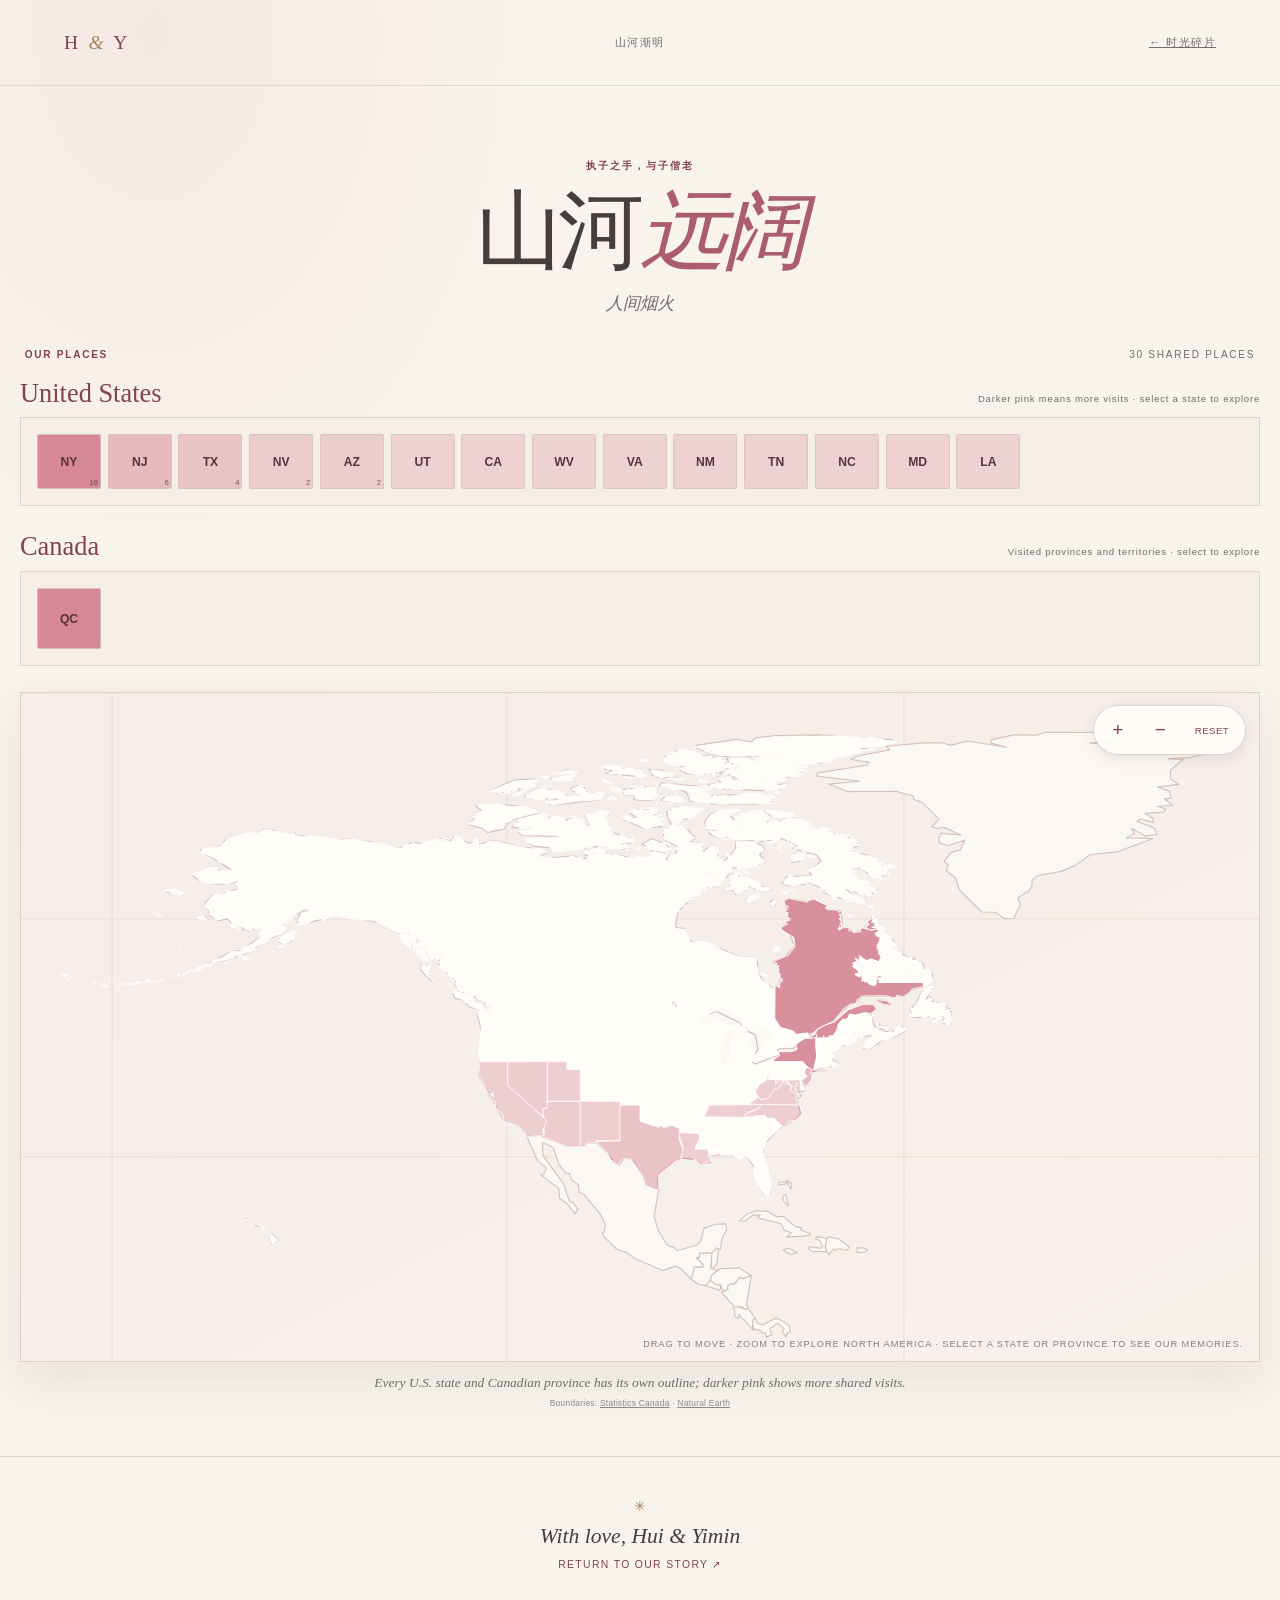
<file: map.html>
<!doctype html>
<html lang="en">
<head>
  <meta charset="utf-8">
  <meta name="viewport" content="width=device-width, initial-scale=1">
  <meta name="theme-color" content="#f8f3ed">
  <meta name="description" content="A map of the places Hui and Yimin have visited together.">
  <title>Our places in North America — Hui &amp; Yimin</title>
  <link rel="stylesheet" href="css/style_wedding.css">
  <link rel="stylesheet" href="css/map_wedding.css?v=north-america-1">
  <script defer src="js/wedding-data.js"></script>
  <script defer src="js/us-state-geometry.js?v=states-4"></script>
  <script defer src="js/canada-province-geometry.js?v=statscan-2016"></script>
  <script defer src="js/north-america-geometry.js?v=natural-earth-110m"></script>
  <script defer src="js/map_wedding.js?v=north-america-1"></script>
</head>
<body class="places-page">
  <header class="site-header">
    <a class="wordmark" href="wedding.html" aria-label="Hui and Yimin, home">H <span>&amp;</span> Y</a>
    <a class="back-link" href="map.html">山河渐明</a>
    <a class="header-note" href="wedding.html">← 时光碎片</a>
  </header>
  <main class="places-main">
    <section class="places-intro" aria-labelledby="places-title">
      <p class="eyebrow">执子之手，与子偕老</p>
      <h1 id="places-title">山河<em>远阔</em></h1>
      <p>人间烟火</p>
    </section>
    <section class="places-section" aria-label="North America map of our visited places">
      <div class="map-caption"><span>OUR PLACES</span><span id="map-place-count">Loading places</span></div>
      <section class="region-section" aria-labelledby="us-map-title">
        <div class="region-heading"><h2 id="us-map-title">United States</h2><p>Darker pink means more visits · select a state to explore</p></div>
        <div class="region-map-layout" id="us-map-layout">
          <div class="region-tiles region-tiles--us" id="us-state-map" role="group" aria-label="All 50 United States"></div>
          <aside class="region-card" id="us-state-card" hidden aria-live="polite"><button class="region-card-close" type="button" aria-label="Close region details">×</button><h3></h3><div class="region-card-events"></div></aside>
        </div>
      </section>
      <section class="region-section" aria-labelledby="canada-map-title">
        <div class="region-heading"><h2 id="canada-map-title">Canada</h2><p>Visited provinces and territories · select to explore</p></div>
        <div class="region-map-layout" id="canada-map-layout">
          <div class="region-tiles region-tiles--canada" id="canada-province-map" role="group" aria-label="Canadian provinces and territories"></div>
          <aside class="region-card" id="canada-province-card" hidden aria-live="polite"><button class="region-card-close" type="button" aria-label="Close province details">×</button><h3></h3><div class="region-card-events"></div></aside>
        </div>
      </section>
      <div class="map-stage" id="map-stage">
<svg class="world-map" id="world-map" viewBox="240 5 520 281" preserveAspectRatio="xMidYMid meet" role="group" aria-label="Interactive North America map with U.S. states and Canadian provinces and territories">
<defs><linearGradient id="map-water" x1="0" y1="0" x2="1" y2="1"><stop offset="0" stop-color="#f5ebe8"/><stop offset="1" stop-color="#f8f3ed"/></linearGradient><clipPath id="map-bounds"><rect width="1000" height="500"/></clipPath></defs>
<rect class="map-ocean" width="1000" height="500" fill="url(#map-water)"/>
<g class="map-graticule" clip-path="url(#map-bounds)" aria-hidden="true"><path d="M0 100H1000"/><path d="M0 200H1000"/><path d="M0 300H1000"/><path d="M0 400H1000"/><path d="M0 500H1000"/><path d="M278 0V500"/><path d="M444 0V500"/><path d="M611 0V500"/><path d="M778 0V500"/><path d="M944 0V500"/></g>
<g class="map-countries" id="map-countries" aria-hidden="true"></g>
<g class="map-state-regions" id="map-state-regions" aria-label="Select a U.S. state or Canadian province"></g>
</svg>
        <div class="map-zoom-controls" role="group" aria-label="Map zoom controls">
          <button type="button" id="map-zoom-in" aria-label="Zoom in">+</button>
          <button type="button" id="map-zoom-out" aria-label="Zoom out">−</button>
          <button type="button" id="map-zoom-reset" aria-label="Reset map zoom">Reset</button>
        </div>
        <aside class="region-card map-state-card" id="map-state-card" hidden aria-live="polite"><button class="region-card-close" type="button" aria-label="Close region details">×</button><h3></h3><div class="region-card-events"></div></aside>
        <aside class="map-card" id="map-card" hidden aria-live="polite">
          <p class="eyebrow map-card-date" id="map-card-date"></p>
          <p class="map-card-story" id="map-card-story"></p>
          <h2 id="map-card-place"></h2>
          <ul class="map-card-events" id="map-card-events" hidden></ul>
          <a class="map-card-link" id="map-card-link" href="#">More <span aria-hidden="true">↗</span></a>
        </aside>
        <p class="map-hint" id="map-hint">Drag to move · zoom to explore North America · select a state or province to see our memories.</p>
      </div>
      <p class="map-data-note" id="map-data-note">Every state and province has its own outline; darker pink shows more shared visits.</p>
      <p class="map-attribution">Boundaries: <a href="https://open.canada.ca/data/en/dataset/a883eb14-0c0e-45c4-b8c4-b54c4a819edb">Statistics Canada</a> · <a href="https://www.naturalearthdata.com/downloads/110m-cultural-vectors/">Natural Earth</a></p>
    </section>
  </main>
  <footer class="site-footer map-footer">
    <span class="footer-flower" aria-hidden="true">✳</span>
    <p>With love, Hui &amp; Yimin</p>
    <a href="wedding.html">Return to our story <span aria-hidden="true">↗</span></a>
  </footer>
</body>
</html>
</file>
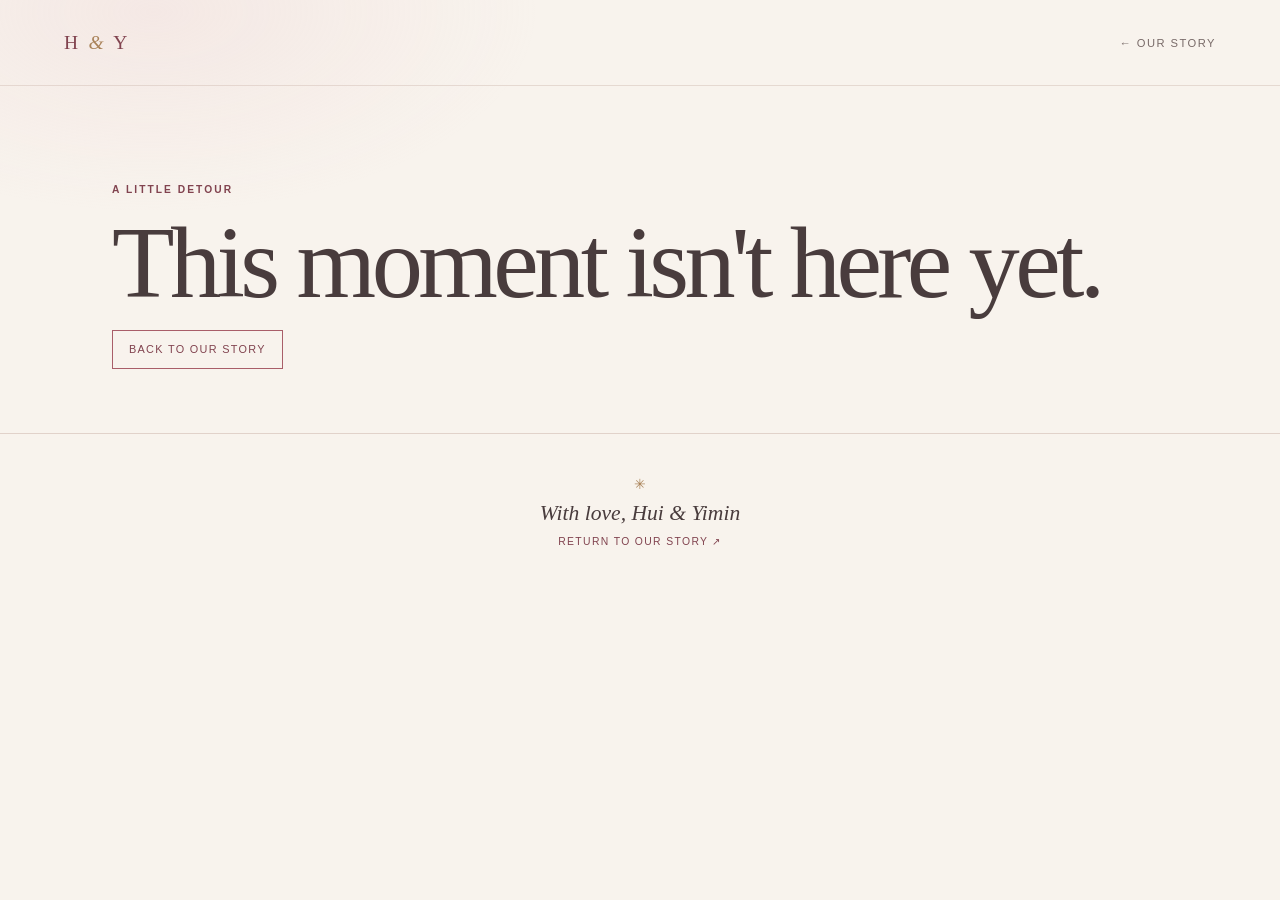
<file: wedding-event.html>
<!doctype html>
<html lang="en">
<head>
  <meta charset="utf-8">
  <meta name="viewport" content="width=device-width, initial-scale=1">
  <meta name="theme-color" content="#f8f3ed">
  <meta name="description" content="A moment from Hui and Yimin's story.">
  <title>One of our moments — Hui &amp; Yimin</title>
  <link rel="stylesheet" href="css/style_wedding.css">
  <script defer src="js/wedding-data.js"></script>
  <script defer src="js/script_wedding.js"></script>
</head>
<body class="event-page">
  <header class="site-header">
    <a class="wordmark" href="wedding.html" aria-label="Hui and Yimin, home">H <span>&amp;</span> Y</a>
    <a class="back-link" href="wedding.html">← <span>Our story</span></a>
  </header>
  <main id="event-detail" class="event-detail" aria-live="polite"></main>
  <footer class="site-footer">
    <span class="footer-flower" aria-hidden="true">✳</span>
    <p>With love, Hui &amp; Yimin</p>
    <a href="wedding.html">Return to our story <span aria-hidden="true">↗</span></a>
  </footer>
</body>
</html>
</file>
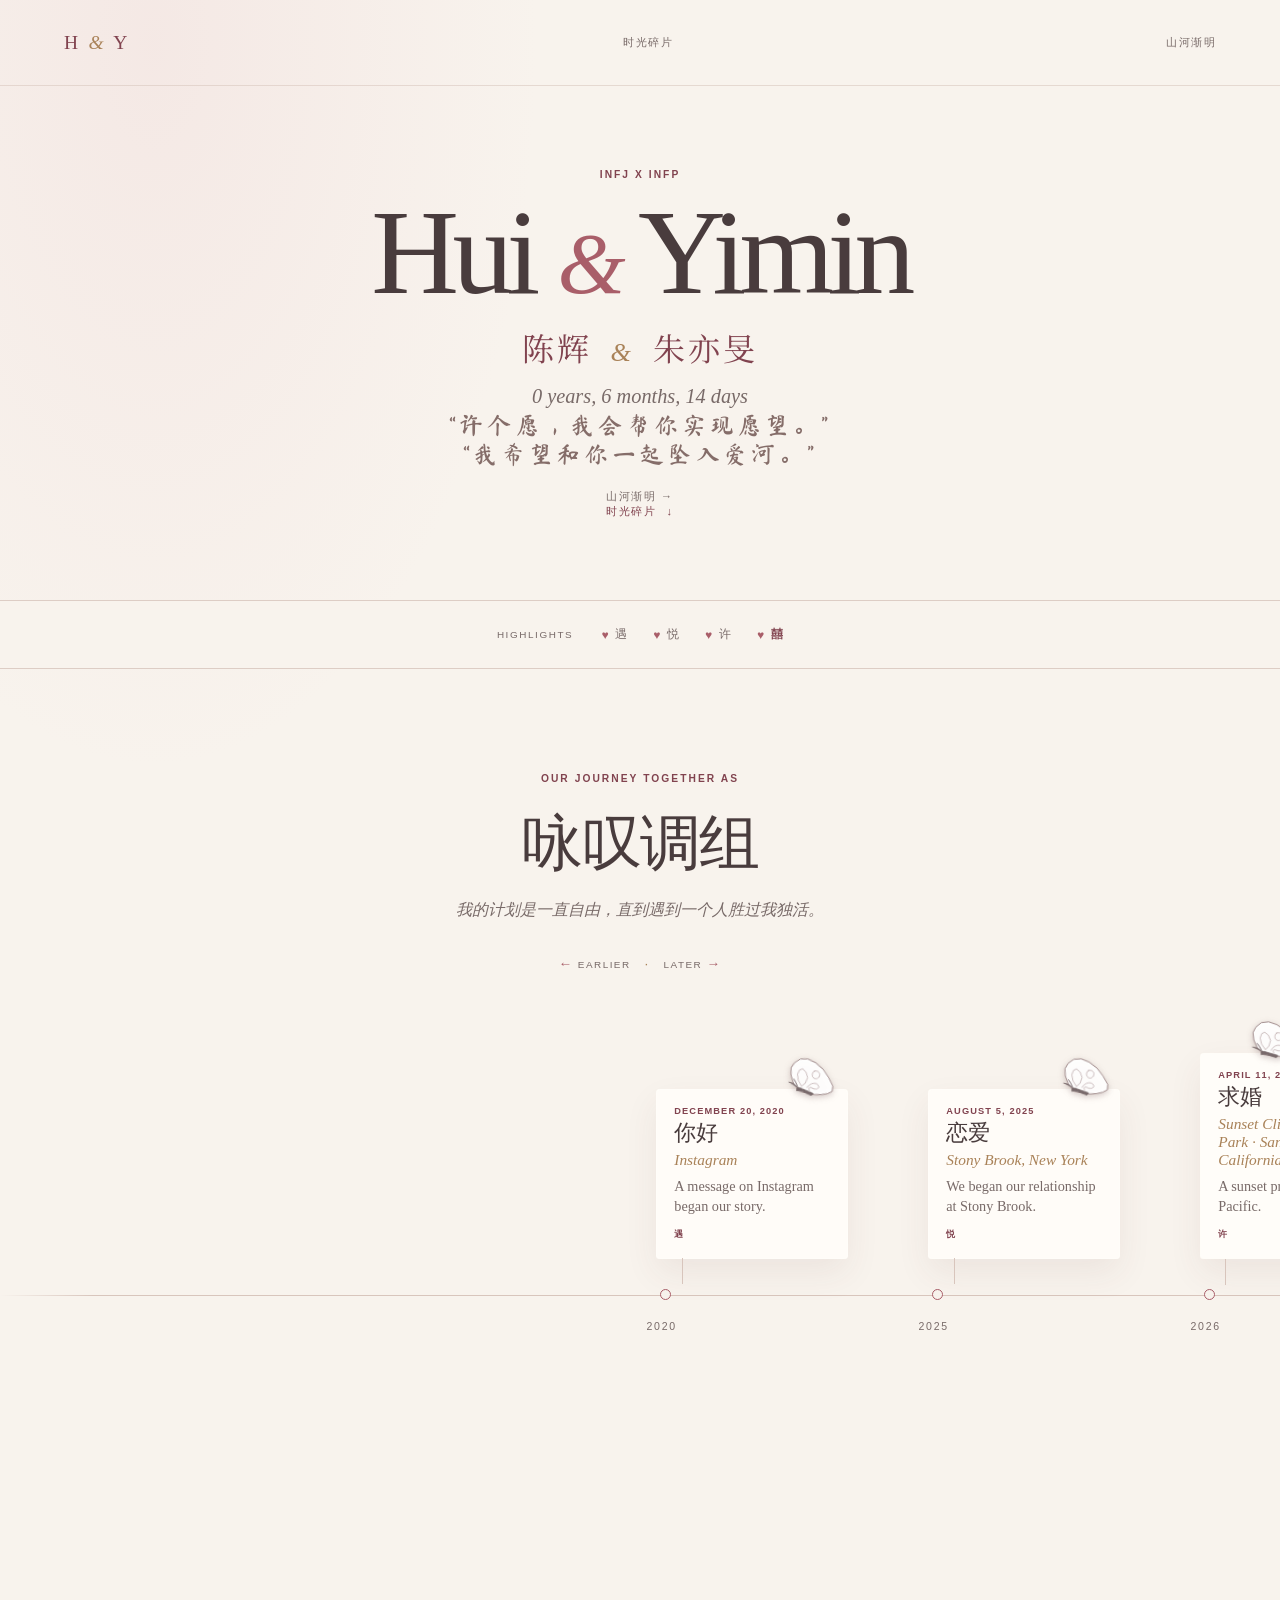
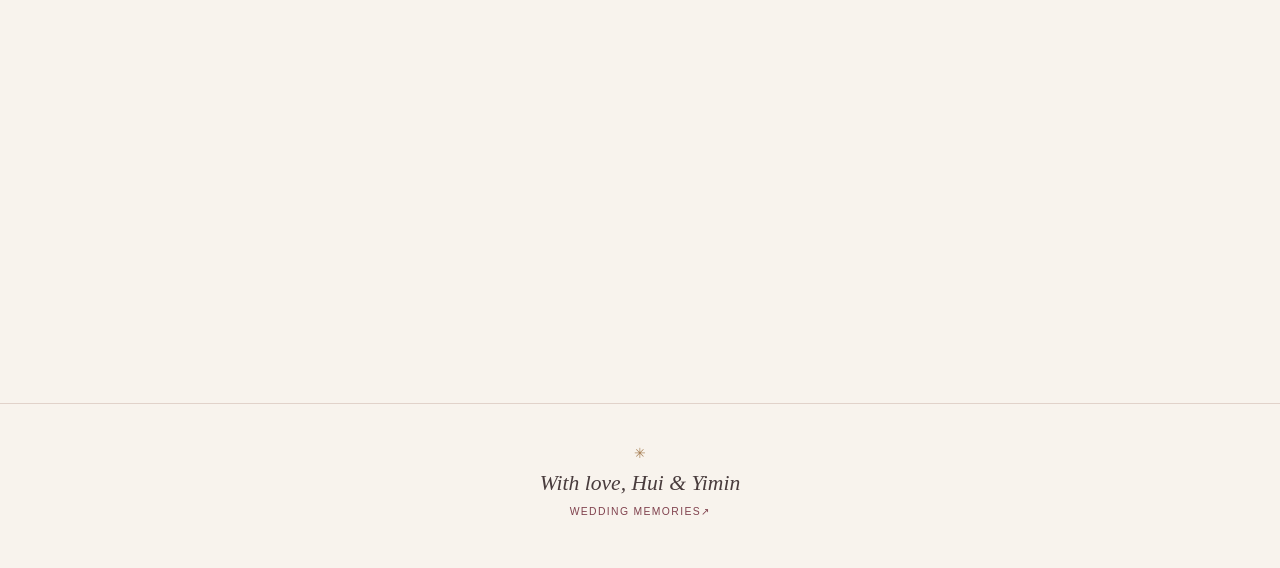
<file: wedding.html>
<!doctype html>
<html lang="en">
<head>
  <meta charset="utf-8">
  <meta name="viewport" content="width=device-width, initial-scale=1">
  <meta name="theme-color" content="#f8f3ed">
  <meta name="description" content="A living album of Hui and Yimin's story, from the first hello to the day they said I do.">
  <title>辉 &amp; 旻 — 时光碎片</title>
  <link rel="stylesheet" href="css/style_wedding.css">
  <script defer src="js/wedding-data.js"></script>
  <script defer src="js/script_wedding.js"></script>
</head>
<body class="timeline-page">
  <header class="site-header">
    <a class="wordmark" href="wedding.html" aria-label="Hui and Yimin, home">H <span>&amp;</span> Y</a>
    <p class="header-note">时光碎片</p>
    <a class="back-link" href="map.html">山河渐明</a>
  </header>

  <main>
    <section class="intro" aria-labelledby="page-title">
      <p class="eyebrow">INFJ x INFP</p>
      <h1 id="page-title">Hui <span class="ampersand">&amp;</span> Yimin</h1>
      <p class="chinese-names chinese-display" lang="zh-Hans">陈辉 <span aria-hidden="true">&amp;</span> 朱亦旻</p>
      <p class="intro-copy">
        <span class="relationship-counter" id="relationship-counter" data-start="2026-05-20T00:00:00" role="timer" aria-live="off">Calculating…</span>
        <span class="chinese-copy chinese-display" lang="zh-Hans">“许个愿，我会帮你实现愿望。”</span>
        <span class="chinese-copy chinese-display" lang="zh-Hans">“我希望和你一起坠入爱河。”</span>
      </p>
      <a class="back-link relationship-counter-link" href="map.html">山河渐明 →</a>
      <a class="text-link relationship-counter-link" href="wedding.html">
        时光碎片 <span class="text-link-arrow" aria-hidden="true">↓</span>
      </a>
    </section>

    <nav class="highlights" aria-label="Story highlights">
      <span class="highlights-label">Highlights</span>
      <div id="highlight-links" class="highlight-links"></div>
    </nav>

    <section class="story-section" id="timeline" aria-labelledby="timeline-title">
      <div class="section-heading">
        <p class="eyebrow">Our journey together as</p>
        <h2 id="timeline-title">咏叹调组</h2>
        <p class="section-note">我的计划是一直自由，直到遇到一个人胜过我独活。</p>
      </div>
      <p class="scroll-hint" aria-hidden="true"><span>←</span> Earlier <span class="hint-dot">·</span> Later <span>→</span></p>
      <div class="timeline-viewport" id="timeline-viewport" tabindex="0" aria-label="Chronological relationship timeline. Scroll horizontally on desktop or vertically on mobile.">
        <div class="timeline-track" id="timeline-track"></div>
      </div>

      <!-- <iframe data-testid="embed-iframe" style="border-radius:12px" src="https://open.spotify.com/embed/playlist/3vpiftToKw9MoF6huipey8?utm_source=generator&si=ca82418fa55943f0" width="100%" height="352" frameBorder="20" allowfullscreen="" allow="autoplay; clipboard-write; encrypted-media; fullscreen; picture-in-picture" loading="lazy"></iframe> -->
    </section>
  </main>

  <footer class="site-footer">
    <span class="footer-flower" aria-hidden="true">✳</span>
    <p>With love, Hui &amp; Yimin</p>
    <a href="#" target="_blank" rel="noopener">Wedding Memories<span aria-hidden="true">↗</span></a>
  </footer>
</body>
</html>
</file>
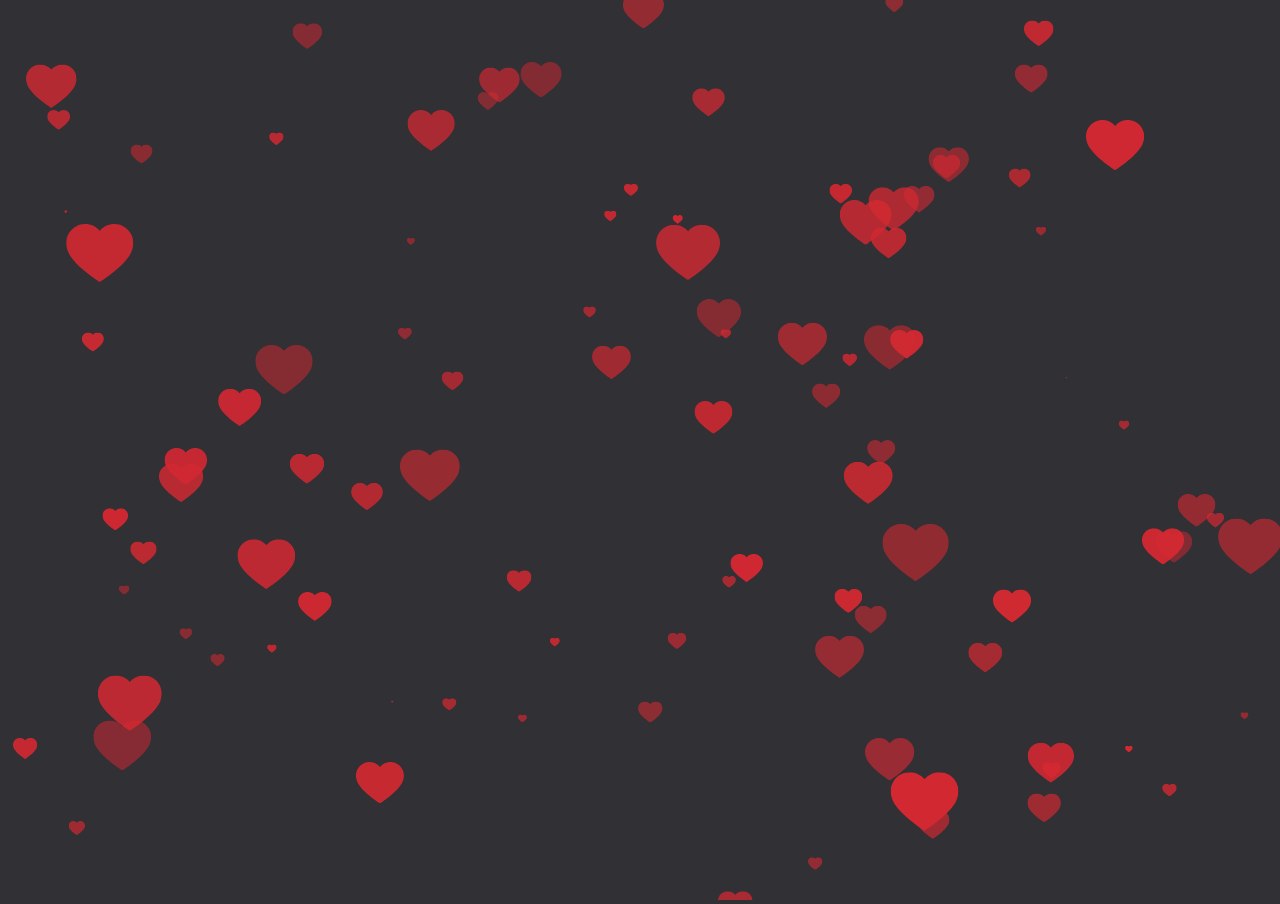
<file: pages/arvixed/qixi.html>
<!DOCTYPE html>
<html>
  <head>
    <meta charset="utf-8">
    <title>Hearts in screen</title>
    <style type="text/css">
      body{
        margin: 0;
        overflow: hidden;
        background: #303035;
      }
    </style>
  </head>
  <body>
    <canvas></canvas>
    <div id="container" class="container"></div>

    <script src="https://code.jquery.com/jquery-3.2.1.min.js" charset="utf-8"></script>
    <script type="text/javascript">
      var canvas = document.querySelector("canvas");
      var ctx = canvas.getContext("2d");

      var ww = window.innerWidth;
      var wh = window.innerHeight;

      var hearts = [];

      function init(){
        requestAnimationFrame(render);
        canvas.width = ww;
        canvas.height = wh;
        for(var i = 0; i < 100; i++){
          hearts.push(new Heart());
        }
      }

      function Heart() {
        this.x = Math.random() * ww;
        this.y = Math.random() * wh;
        this.opacity = (Math.random() * 0.5) + 0.5;
        this.vel = {
          x: (Math.random() - 0.5) * 4,
          y: (Math.random() - 0.5) * 4
        };
        this.targetScale = (Math.random() * 0.15) + 0.02;
        this.scale = this.targetScale * Math.random();
      }

      Heart.prototype.update = function(){
        this.x += this.vel.x;
        this.y += this.vel.y;

        this.scale += (this.targetScale - this.scale) * 0.01;
        if(this.x - this.width > ww || this.x + this.width < 0){
          this.scale = 0;
          this.x = Math.random() * ww;
        }
        if(this.y - this.height > wh || this.y + this.height < 0){
          this.scale = 0;
          this.y = Math.random() * wh;
        }
        this.width = 473.8 * this.scale;
        this.height = 408.6 * this.scale;
      }
      Heart.prototype.draw = function(){
        ctx.globalAlpha = this.opacity;
        ctx.drawImage(heartImage, this.x - this.width * 0.5, this.y - this.height * 0.5,this.width, this.height);
      }

      function render(){
        ctx.clearRect(0, 0, ww, wh);
        // ctx.globalAlpha = 1;
        // ctx.fillStyle = "rgba(255,255,255,0.3)";
        // ctx.fillRect(0, 0, ww, wh);
        for(var i=0; i<100; i++){
          hearts[i].update();
          hearts[i].draw();
        }
        requestAnimationFrame(render);
      }

      var heartImage = new Image();
      heartImage.onload = init();
      heartImage.src =  "[data-uri]";

      window.addEventListener("resize",function(){
        ww = window.innerWidth;
        wh = window.innerHeight;
      })

    </script>
  </body>
</html>
</file>
<file: css/style_wedding.css>
:root {
  color-scheme: light;
  --paper: #f8f3ed;
  --paper-deep: #f0e7dd;
  --ink: #493c3d;
  --ink-soft: #786a68;
  --rose: #a95e69;
  --rose-deep: #81434f;
  --rose-soft: #e8ccd0;
  --line: #d8c5bc;
  --gold: #a98258;
  --serif: "Cormorant Garamond", "Baskerville", "Palatino Linotype", "Book Antiqua", Georgia, serif;
  --chinese-name: "Noto Serif SC", "Songti SC", "STSong", serif;
  --chinese-brush: "Ma Shan Zheng", "Kaiti SC", "STKaiti", "Songti SC", "STSong", serif;
  --sans: "Avenir Next", Avenir, "Segoe UI", sans-serif;
  --page-gutter: clamp(1.2rem, 5vw, 5rem);
  --shadow: 0 18px 42px rgba(91, 57, 54, 0.09);
}

@font-face {
  font-family: "Noto Serif SC";
  font-style: normal;
  font-weight: 400;
  font-display: swap;
  src: url("../fonts/noto-serif-sc-wedding.ttf") format("truetype");
}

@font-face {
  font-family: "Ma Shan Zheng";
  font-style: normal;
  font-weight: 400;
  font-display: swap;
  src: url("../fonts/ma-shan-zheng-names.ttf") format("truetype");
}

* { box-sizing: border-box; }

html {
  scroll-behavior: auto;
  background: var(--paper);
}

body {
  min-width: 320px;
  margin: 0;
  color: var(--ink);
  background:
    radial-gradient(ellipse at 12% 2%, rgba(235, 205, 207, 0.28), transparent 24rem),
    var(--paper);
  font-family: var(--serif);
  -webkit-font-smoothing: antialiased;
}

a { color: inherit; }
a:focus-visible, button:focus-visible, [tabindex="0"]:focus-visible {
  outline: 2px solid var(--rose-deep);
  outline-offset: 4px;
}

.site-header {
  display: flex;
  align-items: center;
  justify-content: space-between;
  min-height: 5.4rem;
  padding: 0 var(--page-gutter);
  border-bottom: 1px solid rgba(216, 197, 188, 0.55);
}

.wordmark {
  color: var(--rose-deep);
  font-family: var(--serif);
  font-size: 1.22rem;
  font-weight: 500;
  letter-spacing: 0.14em;
  text-decoration: none;
}

.wordmark span { color: var(--gold); font-style: italic; }
.header-note, .back-link { margin: 0; color: var(--ink-soft); font-family: var(--sans); font-size: 0.7rem; letter-spacing: 0.13em; text-transform: uppercase; }
.back-link { text-decoration: none; }
.back-link:hover { color: var(--rose-deep); }

.intro {
  display: grid;
  justify-items: center;
  padding: clamp(3.1rem, 9vh, 7rem) 1.5rem clamp(3.5rem, 9vh, 6.8rem);
  text-align: center;
}

.eyebrow {
  margin: 0 0 0.9rem;
  color: var(--rose-deep);
  font-family: var(--sans);
  font-size: 0.64rem;
  font-weight: 600;
  letter-spacing: 0.2em;
  line-height: 1.6;
  text-transform: uppercase;
}

.intro h1 {
  margin: 0;
  font-size: clamp(3.5rem, 9.5vw, 8rem);
  font-weight: 300;
  letter-spacing: -0.055em;
  line-height: 0.9;
}

.ampersand { color: var(--rose); font-size: 0.72em; font-style: italic; font-weight: 300; }
.chinese-display { font-style: normal; font-weight: 400; }
.chinese-names {
  margin: 1rem 0 -0.65rem;
  color: var(--rose-deep);
  font-family: var(--chinese-name);
  font-size: clamp(1.55rem, 3vw, 2rem);
  letter-spacing: 0.1em;
}
.chinese-names span { margin: 0 0.28em; color: var(--gold); font-family: var(--serif); font-size: 0.82em; font-style: italic; }
.intro-copy { display: grid; gap: 0.32rem; margin: 1.6rem 0 1.45rem; color: var(--ink-soft); font-size: clamp(1rem, 2vw, 1.27rem); font-style: italic; }
.chinese-copy {
  color: #856d69;
  font-family: var(--chinese-brush);
  font-size: 1.18em;
  letter-spacing: 0.16em;
}
.text-link { color: var(--rose-deep); font-family: var(--sans); font-size: 0.7rem; letter-spacing: 0.13em; text-decoration: none; text-transform: uppercase; }
.text-link-arrow { display: inline-block; margin-left: 0.35rem; transition: transform 180ms ease; }
.text-link:hover .text-link-arrow { transform: translateY(3px); }
.relationship-counter { display: inline-block; font-variant-numeric: tabular-nums; }
.relationship-counter.is-ticking { animation: counter-tick 480ms ease-out; }
@keyframes counter-tick {
  from { opacity: 0.45; transform: translateY(0.14em); }
  to { opacity: 1; transform: translateY(0); }
}

.highlights {
  position: sticky;
  top: 0;
  z-index: 20;
  display: flex;
  align-items: center;
  justify-content: center;
  gap: clamp(0.8rem, 2.2vw, 2rem);
  min-height: 4.3rem;
  padding: 0.55rem var(--page-gutter);
  border-top: 1px solid rgba(216, 197, 188, 0.8);
  border-bottom: 1px solid rgba(216, 197, 188, 0.8);
  background: rgba(248, 243, 237, 0.94);
  backdrop-filter: blur(14px);
}

.highlights-label { flex: 0 0 auto; color: var(--ink-soft); font-family: var(--sans); font-size: 0.62rem; letter-spacing: 0.16em; text-transform: uppercase; }
.highlight-links { display: flex; align-items: center; justify-content: center; gap: clamp(0.6rem, 2vw, 1.7rem); }
.highlight-link { display: inline-flex; align-items: center; gap: 0.42rem; color: var(--ink-soft); font-family: var(--sans); font-size: 0.72rem; letter-spacing: 0.02em; text-decoration: none; white-space: nowrap; transition: color 160ms ease; }
.highlight-link:hover, .highlight-link.is-marriage { color: var(--rose-deep); }
.highlight-link.is-marriage { font-weight: 600; }
.highlight-dot { color: var(--rose); font-size: 0.74rem; }

.story-section { padding: clamp(3.8rem, 8vw, 7rem) 0 max(4.5rem, 44vh); }
.section-heading { max-width: 38rem; margin: 0 auto 2.1rem; padding: 0 1.5rem; text-align: center; }
.section-heading h2 { margin: 0; font-size: clamp(2.3rem, 4.8vw, 4rem); font-weight: 300; letter-spacing: -0.035em; }
.section-note { max-width: 32rem; margin: 0.8rem auto 0; color: var(--ink-soft); font-size: 1rem; font-style: italic; line-height: 1.55; }
.scroll-hint { margin: 0 0 0.7rem; color: var(--ink-soft); font-family: var(--sans); font-size: 0.62rem; letter-spacing: 0.15em; text-align: center; text-transform: uppercase; }
.scroll-hint span { color: var(--rose); font-size: 0.85rem; }
.scroll-hint .hint-dot { padding: 0 0.6rem; color: var(--gold); }

.timeline-viewport {
  position: relative;
  width: 100%;
  height: 39rem;
  overflow-x: auto;
  overflow-y: hidden;
  overscroll-behavior-x: contain;
  scrollbar-color: var(--rose-soft) transparent;
  scrollbar-width: thin;
}

.timeline-track {
  position: relative;
  display: flex;
  align-items: stretch;
  width: max-content;
  min-width: 100%;
  height: 100%;
  padding: 0 50vw;
}

.timeline-track::before {
  position: absolute;
  top: 50%;
  right: 0;
  left: 0;
  height: 1px;
  background: linear-gradient(90deg, transparent, var(--line) 4%, var(--line) 96%, transparent);
  content: "";
}

.timeline-track::after { flex: 0 0 50vw; content: ""; }

.year-group { position: relative; flex: 0 0 auto; height: 100%; }
.year-node { position: absolute; z-index: 1; top: calc(50% - 0.35rem); left: 1.25rem; width: 0.7rem; height: 0.7rem; border: 1px solid var(--rose); border-radius: 50%; background: var(--paper); }
.year-label { position: absolute; top: calc(50% + 1.6rem); left: 0.4rem; margin: 0; color: var(--ink-soft); font-family: var(--sans); font-size: 0.66rem; font-weight: 500; letter-spacing: 0.17em; }

.event-card {
  position: absolute;
  z-index: 2;
  display: flex;
  flex-direction: column;
  width: 12rem;
  min-height: 9.5rem;
  padding: 1rem 1.08rem 1.05rem;
  border: 1px solid rgba(255, 253, 249, 0.82);
  border-radius: 0.24rem;
  background: rgba(255, 253, 249, 0.92);
  box-shadow: 0 14px 34px rgba(91, 57, 54, 0.075);
  text-decoration: none;
  transition: box-shadow 180ms ease, transform 180ms ease, border-color 180ms ease;
}

.event-card::after { position: absolute; left: 1.55rem; width: 1px; height: 1.65rem; background: var(--line); content: ""; }
.event-card--above { bottom: calc(50% + 2.25rem); }
.event-card--above::after { top: 100%; }
.event-card--below { top: calc(50% + 2.25rem); }
.event-card--below::after { bottom: 100%; }
.event-card:hover { z-index: 4; border-color: rgba(232, 204, 208, 0.9); box-shadow: 0 18px 42px rgba(91, 57, 54, 0.12); transform: translateY(-3px); }
.event-card--has-cover { display: block; min-height: 0; padding: 0; border: 0; background: transparent; }
.event-card--has-cover:hover, .event-card--has-cover:focus-visible { border-color: transparent; }
.event-flip-inner { position: relative; display: block; }
.event-face { display: flex; flex-direction: column; overflow: hidden; border: 1px solid rgba(255, 253, 249, 0.9); border-radius: 0.24rem; }
.event-face--front { position: relative; z-index: 1; min-height: 9.5rem; padding: 1rem 1.08rem 1.05rem; background: rgba(255, 253, 249, 0.96); transition: opacity 900ms ease; }
.event-face--back { position: absolute; inset: 0; opacity: 0; background: var(--paper-deep); transition: opacity 1200ms ease 160ms; }
.event-card--has-cover:hover .event-face--front, .event-card--has-cover:focus-visible .event-face--front { opacity: 0; }
.event-card--has-cover:hover .event-face--back, .event-card--has-cover:focus-visible .event-face--back { opacity: 1; }
.event-face--back .event-cover-wrap { flex: 1; height: auto; min-height: 0; margin: 0; }
.event-copy { display: flex; flex-direction: column; align-items: flex-start; }
.event-date { margin-bottom: 0.35rem; color: var(--rose-deep); font-family: var(--sans); font-size: 0.58rem; font-weight: 600; letter-spacing: 0.12em; text-transform: uppercase; }
.event-title { font-size: 1.38rem; font-weight: 500; line-height: 1.02; }
.event-location { margin-top: 0.44rem; color: var(--gold); font-size: 0.96rem; font-style: italic; }
.event-description { margin-top: 0.5rem; color: var(--ink-soft); font-size: 0.89rem; line-height: 1.35; }
.event-cover-wrap { display: block; height: 7.2rem; margin: -1rem -1.08rem 0.8rem; overflow: hidden; background: var(--paper-deep); }
.event-cover { display: block; width: 100%; height: 100%; object-fit: cover; }
.milestone-badge { align-self: flex-start; margin-top: 0.75rem; color: var(--rose-deep); font-family: var(--sans); font-size: 0.56rem; font-weight: 600; letter-spacing: 0.13em; text-transform: uppercase; }
.event-card--travel .milestone-badge { color: #6f9270; }
.event-card--todo .milestone-badge { color: #699bb4; opacity: 0.72; }
.event-card--marriage { width: 14rem; min-height: 12.3rem; padding: 1.4rem; border-color: rgba(196, 165, 128, 0.42); background: #fffaf3; box-shadow: 0 20px 50px rgba(117, 74, 64, 0.13); }
.event-card--marriage.event-card--has-cover { min-height: 0; padding: 0; border-color: transparent; background: transparent; }
.event-card--marriage .event-face--front { min-height: 12.3rem; padding: 1.4rem; border-color: rgba(196, 165, 128, 0.42); background: #fffaf3; }
.event-card--marriage::before { position: absolute; z-index: 5; top: -0.55rem; right: -0.55rem; display: grid; width: 1.7rem; height: 1.7rem; place-items: center; border-radius: 50%; background: var(--rose-deep); color: #fff9ef; content: "♥"; font-size: 0.72rem; pointer-events: none; }
.event-card--marriage .event-title { font-size: 1.8rem; }
.event-card--marriage .event-date { letter-spacing: 0.15em; }
.event-card--marriage .milestone-badge { color: var(--gold); }

.timeline-butterfly {
  position: absolute;
  z-index: 6;
  top: 0;
  left: var(--butterfly-left);
  display: grid;
  width: 2.8rem;
  height: 2.8rem;
  place-items: center;
  filter: drop-shadow(0 2px 3px rgba(107, 76, 77, 0.3));
  cursor: pointer;
  transform: translate(-50%, -58%) rotate(var(--butterfly-tilt));
}
.timeline-butterfly svg { width: 100%; height: 100%; overflow: visible; animation: butterfly-rest 3.4s ease-in-out infinite; }
.butterfly-wing { fill: rgba(255, 255, 255, 0.96); stroke: #9b8586; stroke-width: 1; stroke-linejoin: miter; stroke-miterlimit: 3; }
.butterfly-wing-group { transform-box: fill-box; }
.butterfly-wing-group--near { transform-origin: 50% 92%; animation: butterfly-flutter-side 360ms ease-in-out infinite alternate; }
.butterfly-marking { fill: none; stroke: #ad9595; stroke-width: 0.8; stroke-linecap: round; stroke-linejoin: round; }
.butterfly-body { fill: #78696b; stroke: #78696b; stroke-linecap: round; stroke-linejoin: round; stroke-width: 1.1; }
.timeline-butterfly--mirrored { transform: translate(-50%, -58%) rotate(var(--butterfly-tilt)) scaleX(-1); }
.timeline-butterfly.is-flying-away { animation: butterfly-fly 850ms cubic-bezier(0.2, 0.62, 0.24, 1) forwards; }
.timeline-butterfly--mirrored.is-flying-away { animation-name: butterfly-fly-mirrored; }
@keyframes butterfly-rest { 0%, 100% { transform: translateY(0) rotate(-4deg); } 50% { transform: translateY(-3px) rotate(4deg); } }
@keyframes butterfly-flutter-side { from { transform: scaleX(0.64) rotate(-3deg); } to { transform: scaleX(1) rotate(5deg); } }
@keyframes butterfly-fly { to { opacity: 0; transform: translate(calc(-50% + var(--butterfly-x)), calc(-78% + var(--butterfly-y))) rotate(32deg) scale(0.65); } }
@keyframes butterfly-fly-mirrored { to { opacity: 0; transform: translate(calc(-50% + var(--butterfly-x)), calc(-78% + var(--butterfly-y))) rotate(-32deg) scale(0.65) scaleX(-1); } }

.site-footer {
  display: grid;
  justify-items: center;
  gap: 0.55rem;
  padding: 2.6rem 1.4rem 3.2rem;
  border-top: 1px solid rgba(216, 197, 188, 0.7);
  text-align: center;
}

.footer-flower { color: var(--gold); font-size: 0.85rem; }
.site-footer p { margin: 0; font-size: 1.35rem; font-style: italic; }
.site-footer a { color: var(--rose-deep); font-family: var(--sans); font-size: 0.65rem; letter-spacing: 0.13em; text-decoration: none; text-transform: uppercase; }
.site-footer a:hover { text-decoration: underline; text-underline-offset: 0.25rem; }

/* Reusable event story page */
.event-detail { width: min(100% - 2.5rem, 66rem); margin: 0 auto; padding: clamp(3rem, 8vw, 6rem) 0 4rem; }
.detail-heading { max-width: 45rem; margin: 0 auto 2.2rem; text-align: center; }
.detail-date { margin: 0.6rem 0 0.2rem; color: var(--rose-deep); font-family: var(--sans); font-size: 0.7rem; letter-spacing: 0.14em; text-transform: uppercase; }
.detail-title { margin: 0; font-size: clamp(3rem, 8vw, 6.5rem); font-weight: 300; letter-spacing: -0.045em; line-height: 0.98; }
.detail-location { margin: 0.9rem 0 0; color: var(--gold); font-size: 1.25rem; font-style: italic; }
.detail-hero-wrap { max-width: 55rem; max-height: 36rem; margin: 0 auto 2.7rem; overflow: hidden; background: var(--paper-deep); }
.detail-hero { display: block; width: 100%; max-height: 36rem; object-fit: cover; }
.detail-story { max-width: 38rem; margin: 0 auto; color: #554749; font-size: clamp(1.2rem, 2.2vw, 1.52rem); line-height: 1.7; }
.detail-story p { margin: 0 0 1.35rem; }
.detail-map-link, .detail-timeline-link { display: block; width: fit-content; margin-right: auto; margin-left: auto; }
.detail-map-link { margin-top: 2.8rem; }
.detail-timeline-link { margin-top: 0.75rem; margin-bottom: 3rem; }
.detail-gallery { margin: 4rem 0 3rem; text-align: center; }
.detail-gallery > .eyebrow { margin-bottom: 1.5rem; }
.gallery-grid { display: grid; grid-template-columns: repeat(2, minmax(0, 1fr)); gap: clamp(0.65rem, 2vw, 1.3rem); }
.gallery-photo { margin: 0; }
.gallery-photo img { display: block; width: 100%; max-height: 35rem; aspect-ratio: 4 / 3; object-fit: cover; background: var(--paper-deep); }
.gallery-photo figcaption { margin-top: 0.5rem; color: var(--ink-soft); font-size: 0.92rem; font-style: italic; }
.detail-navigation { display: flex; justify-content: space-between; gap: 1rem; padding-top: 1.3rem; border-top: 1px solid var(--line); }
.detail-nav-link { max-width: 48%; color: var(--rose-deep); font-family: var(--sans); font-size: 0.67rem; letter-spacing: 0.1em; text-decoration: none; text-transform: uppercase; }
.detail-nav-link:hover { text-decoration: underline; text-underline-offset: 0.25rem; }
.detail-nav-link--next { margin-left: auto; text-align: right; }
.button-link { display: inline-block; margin-top: 1rem; padding: 0.8rem 1rem; border: 1px solid var(--rose); color: var(--rose-deep); font-family: var(--sans); font-size: 0.68rem; letter-spacing: 0.12em; text-decoration: none; text-transform: uppercase; }

@media (max-width: 760px) {
  :root { --page-gutter: 1.25rem; }
  .site-header { min-height: 4.5rem; }
  .header-note { font-size: 0.59rem; }
  .intro { min-height: 23rem; padding-top: 4.2rem; padding-bottom: 4rem; }
  .intro h1 { font-size: clamp(3.45rem, 16vw, 6.5rem); }
  .intro-copy { max-width: 19rem; line-height: 1.45; }
  .highlights { align-items: flex-start; flex-direction: column; gap: 0.45rem; padding: 0.65rem 1rem 0.75rem; }
  .highlights-label { font-size: 0.54rem; }
  .highlight-links { width: 100%; justify-content: space-between; gap: 0.55rem; }
  .highlight-link { gap: 0.2rem; font-size: clamp(0.56rem, 2.7vw, 0.7rem); }
  .highlight-dot { font-size: 0.6rem; }
  .story-section { padding-top: 3.6rem; padding-bottom: 34vh; }
  .section-heading { margin-bottom: 1.3rem; }
  .section-heading h2 { font-size: 2.5rem; }
  .section-note { font-size: 0.95rem; }
  .scroll-hint { display: none; }
  .timeline-viewport { height: auto; overflow: visible; }
  .timeline-track { display: block; width: auto; min-width: 0; height: auto; padding: 0 1rem 0 1.4rem; }
  .timeline-track::after { display: none; }
  .timeline-track::before { top: 0.2rem; right: auto; bottom: 0; left: 1.75rem; width: 1px; height: auto; background: linear-gradient(180deg, transparent, var(--line) 2%, var(--line) 98%, transparent); }
  .year-group { width: auto !important; height: auto; margin: 0 0 1.2rem 1rem; padding: 0 0 0.6rem 1.5rem; border-left: 0; }
  .year-node { top: 0.4rem; left: 0; width: 0.62rem; height: 0.62rem; }
  .year-label { position: static; margin: 0 0 0.9rem; color: var(--rose-deep); font-size: 0.72rem; }
  .event-card, .event-card--marriage { position: relative; top: auto; bottom: auto; left: auto !important; width: min(100%, 31rem); min-height: 0; margin: 0 0 0.85rem; padding: 1rem 1.05rem 1.05rem; }
  .event-card--has-cover, .event-card--marriage.event-card--has-cover { min-height: 0; padding: 0; }
  .event-card--has-cover .event-face--front { min-height: 0; padding: 1rem 1.05rem 1.05rem; }
  .event-card--marriage.event-card--has-cover .event-face--front { min-height: 0; padding: 1.15rem 1.1rem 1.2rem; }
  .event-card::after { top: 1.35rem; right: 100%; bottom: auto; left: auto; width: 1.6rem; height: 1px; margin-right: 1px; }
  .event-card--marriage { padding: 1.15rem 1.1rem 1.2rem; }
  .event-card--marriage .event-title { font-size: 1.72rem; }
  .timeline-butterfly { width: 2.55rem; height: 2.55rem; }
  .event-cover-wrap { height: 11rem; }
  .site-footer { padding-bottom: 2.8rem; }
  .event-detail { width: min(100% - 2.2rem, 42rem); padding-top: 3.5rem; }
  .detail-title { font-size: clamp(3.1rem, 14vw, 5rem); }
  .detail-hero-wrap { margin-bottom: 2rem; }
  .gallery-grid { grid-template-columns: 1fr; }
}

@media (prefers-reduced-motion: reduce) {
  .event-face--front, .event-face--back { transition-duration: 1ms; transition-delay: 0ms; }
}

@media (prefers-reduced-motion: reduce) {
  *, *::before, *::after { scroll-behavior: auto !important; animation-duration: 0.01ms !important; animation-iteration-count: 1 !important; transition-duration: 0.01ms !important; }
}
</file>
<file: css/map_wedding.css>
.places-page { min-height: 100vh; }
.places-main { width: min(100% - 2.5rem, 86rem); margin: 0 auto; }
.places-intro { max-width: 56rem; margin: 0 auto; padding: clamp(3.5rem, 8vh, 6rem) 1rem 2.1rem; text-align: center; }
.places-intro h1 { margin: 0; font-size: clamp(2.8rem, 7vw, 5.4rem); font-weight: 300; letter-spacing: -0.045em; line-height: 0.98; }
.places-intro h1 em { color: var(--rose); font-weight: 300; }
.places-intro > p:last-child { margin: 1.1rem 0 0; color: var(--ink-soft); font-size: 1.08rem; font-style: italic; }
.places-section { padding-bottom: 3rem; }
.map-caption { display: flex; align-items: center; justify-content: space-between; padding: 0 0.3rem 0.65rem; color: var(--rose-deep); font-family: var(--sans); font-size: 0.63rem; font-weight: 600; letter-spacing: 0.17em; text-transform: uppercase; }
.map-caption span:last-child { color: var(--ink-soft); font-weight: 500; }
.region-section { margin: 0.45rem 0 1.6rem; }
.region-heading { display: flex; align-items: baseline; justify-content: space-between; gap: 1rem; margin: 0 0 0.55rem; }
.region-heading h2 { margin: 0; color: var(--rose-deep); font-size: 1.65rem; font-weight: 400; }
.region-heading p { margin: 0; color: var(--ink-soft); font-family: var(--sans); font-size: 0.6rem; letter-spacing: 0.08em; }
.region-map-layout { position: relative; display: block; }
.region-tiles { --region-tile-min: 3.4rem; display: flex; flex-direction: column; gap: 0.24rem; width: 100%; max-width: 100%; min-width: 0; padding: clamp(0.5rem, 1.8vw, 1rem); border: 1px solid rgba(216, 197, 188, 0.68); background: rgba(245, 237, 232, 0.72); }
.region-tile-row { display: flex; align-items: stretch; justify-content: flex-start; gap: clamp(0.16rem, 0.55vw, 0.42rem); width: max-content; max-width: 100%; padding: 0; border: 0; background: transparent; }
.region-tiles--us .region-tile { width: clamp(3.4rem, 5vw, 5.2rem); height: clamp(2.2rem, 4.5vw, 3.4rem); }
.region-tiles--canada .region-tile { width: clamp(3.4rem, 5vw, 5.2rem); height: clamp(2.4rem, 5vw, 3.8rem); }
.region-tile { position: relative; display: grid; min-width: 0; place-items: center; padding: 0.2rem; border: 1px solid rgba(216, 197, 188, 0.84); border-radius: 0.12rem; background: #fff; color: var(--ink-soft); font-family: var(--sans); font-size: clamp(0.58rem, 1vw, 0.76rem); font-weight: 600; cursor: pointer; transition: background-color 180ms ease, border-color 180ms ease, transform 180ms ease; }
.region-tile.is-visited { background-color: rgba(207, 116, 134, var(--visit-shade)); color: #59343c; }
.region-tile:hover, .region-tile:focus-visible { z-index: 2; border-color: var(--rose-deep); outline: 2px solid rgba(169, 94, 105, 0.3); outline-offset: 1px; transform: scale(1.08); }
.region-tile-count { position: absolute; right: 0.12rem; bottom: 0.08rem; color: rgba(73, 60, 61, 0.78); font-size: 0.48rem; font-weight: 500; line-height: 1; }
.region-card { position: absolute; z-index: 5; top: 0.75rem; right: 0.75rem; width: min(30rem, calc(100% - 1.5rem)); min-width: 0; padding: 1rem 1.1rem; border: 1px solid rgba(169, 130, 88, 0.42); background: rgba(255, 253, 249, 0.97); box-shadow: 0 10px 28px rgba(73, 60, 61, 0.12); }
.region-card[hidden] { display: none; }
.region-card-close { position: absolute; top: 0.35rem; right: 0.45rem; display: grid; width: 1.8rem; height: 1.8rem; place-items: center; padding: 0; border: 0; border-radius: 50%; background: transparent; color: var(--rose-deep); font-size: 1.35rem; line-height: 1; cursor: pointer; }
.region-card-close:hover { background: rgba(216, 197, 188, 0.28); }
.region-card h3 { margin: 0 0 0.75rem; color: var(--rose-deep); font-size: 1.35rem; font-weight: 400; }
.region-card-events { display: grid; gap: 0.7rem; max-height: 24rem; overflow: auto; }
.region-memory { padding-top: 0.62rem; border-top: 1px solid rgba(216, 197, 188, 0.68); }
.region-memory:first-child { padding-top: 0; border-top: 0; }
.region-memory.is-highlight { padding: 0.72rem 0.8rem; border: 0; border-radius: 0.35rem; background: rgba(226, 157, 170, 0.2); }
.region-memory.is-highlight + .region-memory { margin-top: 0.55rem; }
.region-memory-date { margin: 0 0 0.16rem; color: var(--rose-deep); font-family: var(--sans); font-size: 0.55rem; font-weight: 600; letter-spacing: 0.1em; text-transform: uppercase; }
.region-memory-title { margin: 0 0 0.2rem; font-size: 1.02rem; font-weight: 500; line-height: 1.15; }
.region-memory-description, .region-memory-city { margin: 0; color: var(--ink-soft); font-family: var(--sans); font-size: 0.67rem; line-height: 1.4; }
.region-memory-city { margin-top: 0.18rem; color: var(--gold); }
.map-legend { display: flex; flex-wrap: wrap; justify-content: center; gap: 0.55rem 1.4rem; margin: 0 0 0.85rem; padding: 0; list-style: none; }
.map-legend li { display: inline-flex; align-items: center; gap: 0.45rem; color: var(--ink-soft); font-family: var(--sans); font-size: 0.58rem; letter-spacing: 0.09em; text-transform: uppercase; }
.map-legend-dot { display: inline-block; flex: 0 0 auto; border: 1px solid #fffaf5; border-radius: 50%; }
.map-legend-dot--highlight { width: 0.8rem; height: 0.8rem; background: #cf7486; }
.map-legend-dot--travel { width: 0.62rem; height: 0.62rem; background: #b9cfb7; }
.map-legend-dot--todo { width: 0.45rem; height: 0.45rem; background: rgba(139, 190, 215, 0.3); }
.map-stage { position: relative; isolation: isolate; width: 100%; aspect-ratio: 1.85 / 1; overflow: hidden; border: 1px solid rgba(216, 197, 188, 0.78); background: #f5ede8; box-shadow: var(--shadow); }
.world-map { position: absolute; inset: 0; display: block; width: 100%; height: 100%; cursor: grab; touch-action: none; user-select: none; }
.world-map.is-panning { cursor: grabbing; }
.map-graticule path { fill: none; stroke: rgba(169, 130, 88, 0.15); stroke-width: 1; vector-effect: non-scaling-stroke; }
.map-country-shape { fill: #fbf8f3; stroke: #d6c2b9; stroke-width: 1.15; stroke-linejoin: round; vector-effect: non-scaling-stroke; }
.map-state-region { cursor: pointer; outline: none; }
.map-state-area { fill: var(--state-fill, rgba(255, 253, 249, 0.28)); stroke: rgba(255, 253, 249, 0.82); stroke-width: 1; vector-effect: non-scaling-stroke; pointer-events: all; transition: filter 140ms ease, stroke 140ms ease; }
.map-state-region:hover .map-state-area, .map-state-region:focus .map-state-area { filter: brightness(1.22); stroke: #a95e69; stroke-width: 1.8; }
.map-state-card { max-height: calc(100% - 1.5rem); overflow: auto; }
.map-pin { cursor: pointer; outline: none; }
.map-pin-halo { fill: rgba(169, 94, 105, 0.2); transform-box: fill-box; transform-origin: center; animation: place-pulse 2.8s ease-out infinite; }
.map-pin-dot { fill: #b9cfb7; stroke: #fffaf5; stroke-width: 1.5; vector-effect: non-scaling-stroke; transition: r 160ms ease, fill 160ms ease, opacity 160ms ease; }
.map-pin-center { fill: #fffaf5; pointer-events: none; }
.map-pin--highlight .map-pin-halo { fill: rgba(207, 116, 134, 0.24); }
.map-pin--highlight .map-pin-dot { r: var(--dot-radius, 6.5); fill: #cf7486; }
.map-pin--travel .map-pin-halo { fill: rgba(145, 178, 141, 0.22); }
.map-pin--travel .map-pin-dot { r: var(--dot-radius, 5); fill: #b9cfb7; }
.map-pin--todo .map-pin-halo { fill: rgba(139, 190, 215, 0.12); animation: none; }
.map-pin--todo .map-pin-dot { r: var(--dot-radius, 3.5); fill: #8bbed7; opacity: 0.3; }
.map-pin--todo .map-pin-center { opacity: 0.3; }
.map-pin--highlight:hover .map-pin-dot, .map-pin--highlight:focus .map-pin-dot { r: calc(var(--dot-radius, 6.5) + 1); fill: #bc5f75; }
.map-pin--travel:hover .map-pin-dot, .map-pin--travel:focus .map-pin-dot { r: calc(var(--dot-radius, 5) + 1); fill: #91b28d; }
.map-pin--todo:hover .map-pin-dot, .map-pin--todo:focus .map-pin-dot { r: calc(var(--dot-radius, 3.5) + 1); fill: #73accb; opacity: 0.55; }
.map-pin:focus-visible .map-pin-dot { stroke: var(--gold); stroke-width: 3; }
@keyframes place-pulse { 0% { opacity: 0.75; transform: scale(0.6); } 75%, 100% { opacity: 0; transform: scale(1.6); } }
.map-zoom-controls { position: absolute; z-index: 4; top: 0.8rem; right: 0.8rem; display: flex; align-items: center; gap: 0.35rem; padding: 0.35rem; border: 1px solid rgba(216, 197, 188, 0.76); border-radius: 2rem; background: rgba(255, 253, 249, 0.92); box-shadow: 0 4px 14px rgba(73, 60, 61, 0.1); }
.map-zoom-controls button { display: grid; min-width: 2.3rem; min-height: 2.3rem; place-items: center; padding: 0 0.65rem; border: 0; border-radius: 50%; background: transparent; color: var(--rose-deep); font-family: var(--sans); font-size: 1.2rem; cursor: pointer; }
.map-zoom-controls button:last-child { min-width: 3.4rem; border-radius: 2rem; font-size: 0.61rem; letter-spacing: 0.04em; text-transform: uppercase; }
.map-zoom-controls button:hover { background: var(--paper-deep); }
.map-zoom-controls button:focus-visible { outline: 2px solid var(--rose-deep); outline-offset: 2px; }
.map-card { position: absolute; z-index: 3; width: min(17rem, calc(100% - 1.5rem)); padding: 1.1rem 1.2rem 1.15rem; border: 1px solid rgba(169, 130, 88, 0.46); background: rgba(255, 253, 249, 0.97); box-shadow: 0 15px 40px rgba(73, 60, 61, 0.16); animation: card-appear 180ms ease-out both; }
.map-card[hidden] { display: none; }
.map-card-date { margin: 0 0 0.45rem; font-size: 0.58rem; }
.map-card-story { margin: 0; color: var(--ink); font-family: var(--serif); font-size: 1.65rem; font-weight: 400; line-height: 1.12; }
.map-card h2 { margin: 0.55rem 0 0.9rem; color: var(--ink-soft); font-family: var(--sans); font-size: 0.72rem; font-weight: 500; letter-spacing: 0.035em; line-height: 1.45; }
.map-card-events { display: grid; gap: 0.42rem; max-height: 34svh; overflow: auto; margin: 0 0 0.8rem; padding: 0; list-style: none; }
.map-card-events[hidden], .map-card-link[hidden] { display: none; }
.map-card-event-link { color: var(--rose-deep); font-family: var(--sans); font-size: 0.67rem; line-height: 1.4; text-decoration: none; }
.map-card-event-link:hover { text-decoration: underline; text-underline-offset: 0.16em; }
.map-card-link { color: var(--rose-deep); font-family: var(--sans); font-size: 0.62rem; font-weight: 600; letter-spacing: 0.12em; text-decoration: none; text-transform: uppercase; }
.map-card-link:hover { color: var(--rose); }
.map-card-link span { display: inline-block; margin-left: 0.25rem; }
@keyframes card-appear { from { opacity: 0; transform: translateY(5px); } to { opacity: 1; transform: translateY(0); } }
.map-hint { position: absolute; right: 1rem; bottom: 0.75rem; margin: 0; color: rgba(73, 60, 61, 0.64); font-family: var(--sans); font-size: 0.58rem; letter-spacing: 0.1em; text-transform: uppercase; }
.map-data-note { margin: 0.85rem 0 0; color: var(--ink-soft); font-size: 0.84rem; font-style: italic; text-align: center; }
.map-attribution { margin: 0.38rem 0 0; color: rgba(73, 60, 61, 0.58); font-family: var(--sans); font-size: 0.52rem; letter-spacing: 0.035em; text-align: center; }
.map-footer { gap: 0.55rem; }
.map-footer small { color: var(--ink-soft); font-family: var(--sans); font-size: 0.62rem; letter-spacing: 0.04em; }

@media (max-width: 760px) {
  .places-main { width: min(100% - 1.4rem, 50rem); }
  .places-intro { padding: 3.4rem 0.35rem 1.7rem; }
  .places-intro h1 { font-size: clamp(2.5rem, 11vw, 4rem); }
  .places-intro > p:last-child { font-size: 0.98rem; }
  .map-stage { aspect-ratio: 1.35 / 1; }
  .region-map-layout { display: block; }
  .region-heading { align-items: flex-start; flex-direction: column; gap: 0.15rem; }
  .region-tiles--us .region-tile { width: clamp(1.8rem, 8vw, 2.5rem); height: clamp(1.8rem, 8vw, 2.5rem); }
  .region-tiles--canada .region-tile { width: clamp(2rem, 9vw, 2.8rem); height: clamp(2rem, 9vw, 2.8rem); }
  .region-card { top: 0.45rem; right: 0.45rem; width: min(24rem, calc(100% - 0.9rem)); padding: 0.85rem 0.9rem; }

  .map-card { width: min(15rem, calc(100% - 1.5rem)); padding: 0.95rem 1rem; }
  .map-hint { left: 0.7rem; right: 0.7rem; bottom: 0.55rem; font-size: 0.52rem; text-align: center; }
}

@media (prefers-reduced-motion: reduce) {
  .map-pin-halo { animation: none; }
  .map-pin-dot, .map-card { transition: none; animation: none; }
}
</file>
